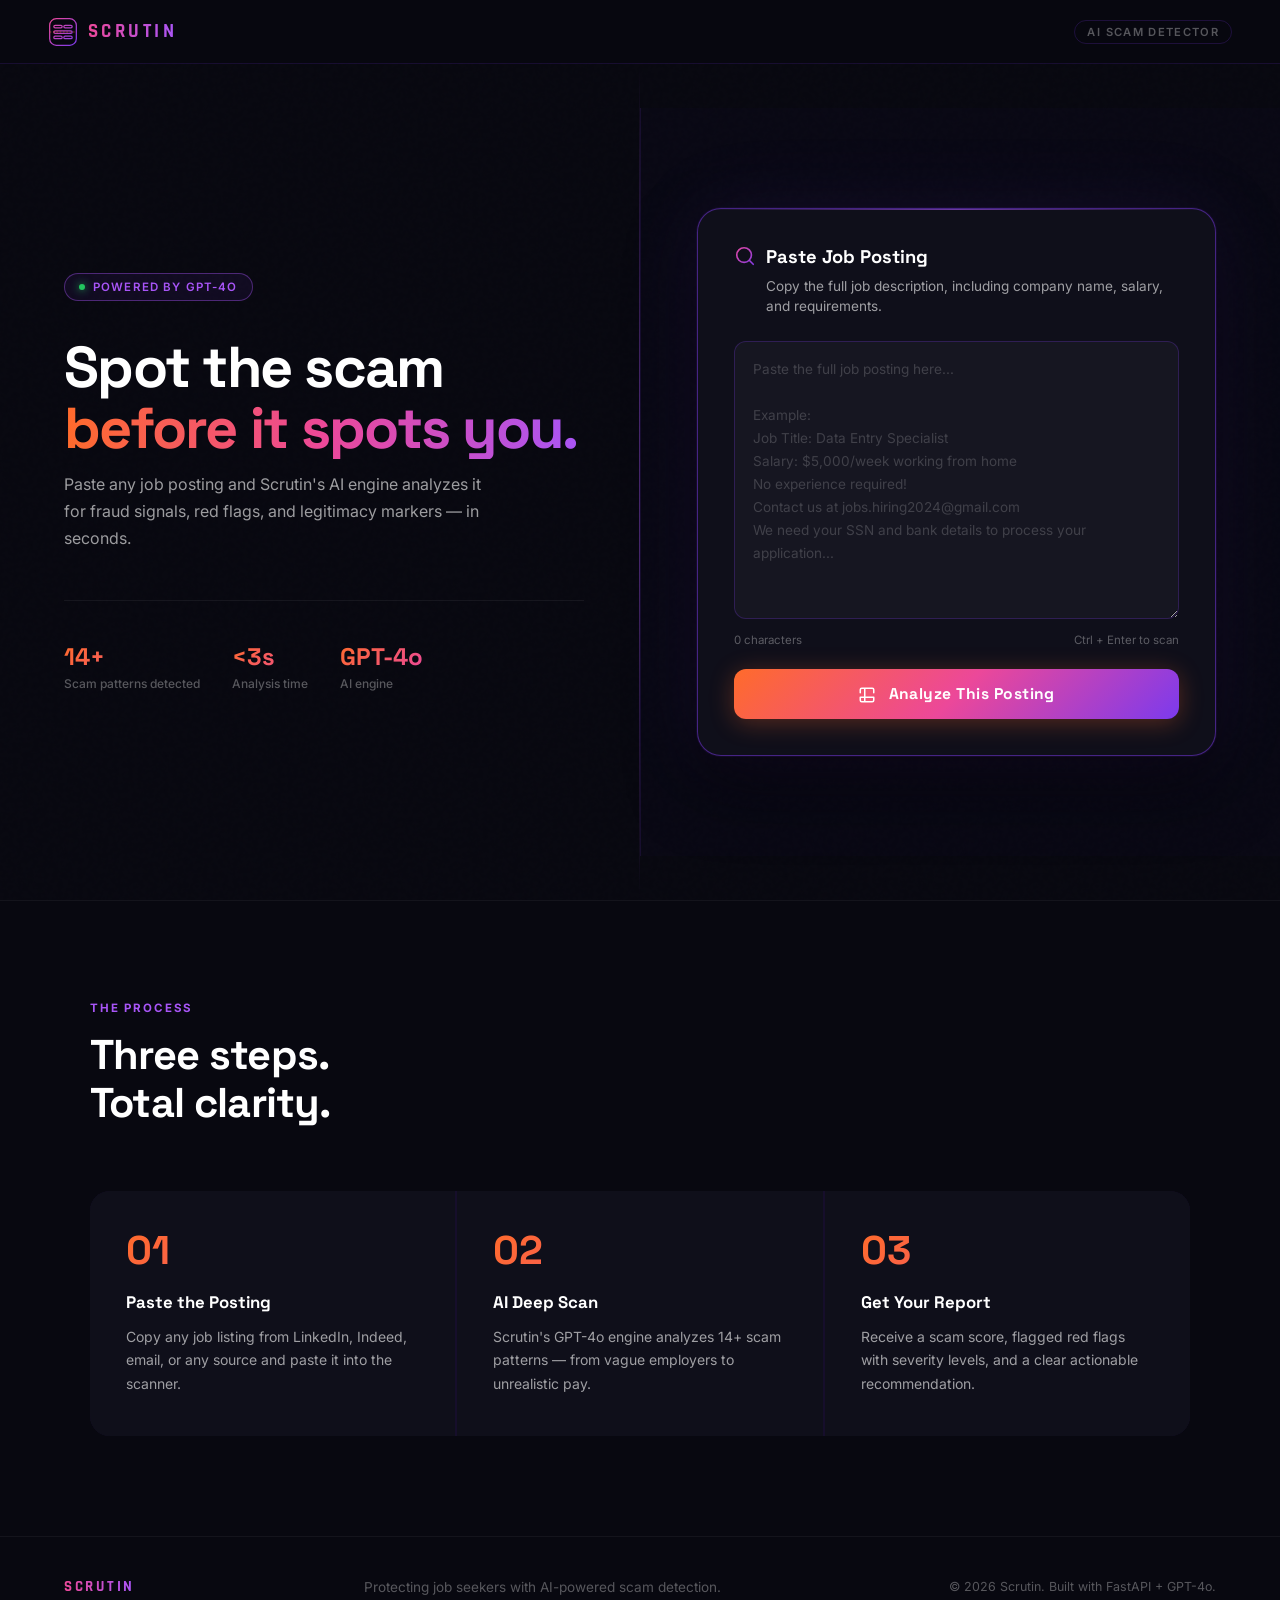
<file: index.html>
<!DOCTYPE html>
<html lang="en">
<head>
  <meta charset="UTF-8" />
  <meta name="viewport" content="width=device-width, initial-scale=1.0" />
  <title>Scrutin — Spot the Scam Before It Spots You</title>
  <meta name="description" content="Scrutin uses GPT-4o to analyze job postings for scam signals, red flags, and legitimacy markers in seconds." />
  <link rel="stylesheet" href="styles.css" />
  <link rel="preconnect" href="https://fonts.googleapis.com" />
  <link rel="preconnect" href="https://fonts.gstatic.com" crossorigin />
  <link href="https://fonts.googleapis.com/css2?family=Space+Grotesk:wght@400;500;600;700&family=Inter:wght@300;400;500;600&family=Rajdhani:wght@600;700&display=swap" rel="stylesheet" />
</head>
<body>

  <!-- Nav -->
  <nav class="nav">
    <div class="nav-logo">
      <svg viewBox="0 0 36 36" fill="none" xmlns="http://www.w3.org/2000/svg" class="logo-icon" aria-label="Scrutin logo">
        <rect x="2" y="2" width="32" height="32" rx="8" stroke="url(#lg)" stroke-width="1.5"/>
        <rect x="7" y="10" width="10" height="3" rx="1.5" stroke="url(#lg)" stroke-width="1.5"/>
        <rect x="19" y="10" width="10" height="3" rx="1.5" stroke="url(#lg)" stroke-width="1.5"/>
        <rect x="7" y="16.5" width="22" height="3" rx="1.5" stroke="url(#lg)" stroke-width="1.5"/>
        <rect x="7" y="23" width="10" height="3" rx="1.5" stroke="url(#lg)" stroke-width="1.5"/>
        <rect x="19" y="23" width="10" height="3" rx="1.5" stroke="url(#lg)" stroke-width="1.5"/>
        <line x1="2" y1="18" x2="34" y2="18" stroke="#FF6B2B" stroke-width="1" stroke-dasharray="2 2" opacity="0.6"/>
        <defs>
          <linearGradient id="lg" x1="2" y1="2" x2="34" y2="34" gradientUnits="userSpaceOnUse">
            <stop offset="0%" stop-color="#EC4899"/>
            <stop offset="100%" stop-color="#7C3AED"/>
          </linearGradient>
        </defs>
      </svg>
      <span class="logo-text">SCRUTIN</span>
    </div>
    <div class="nav-tag">AI Scam Detector</div>
  </nav>

  <!-- Hero — split layout -->
  <section class="hero">

    <!-- Left panel: headline -->
    <div class="hero-left">
      <div class="hero-badge">
        <span class="badge-dot"></span>
        Powered by GPT-4o
      </div>

      <h1 class="hero-title">
        Spot the scam
        <span class="hero-title-accent">before it spots you.</span>
      </h1>

      <p class="hero-sub">
        Paste any job posting and Scrutin's AI engine analyzes it for fraud signals,
        red flags, and legitimacy markers — in seconds.
      </p>

      <div class="hero-stats">
        <div class="stat">
          <span class="stat-num">14+</span>
          <span class="stat-label">Scam patterns detected</span>
        </div>
        <div class="stat">
          <span class="stat-num">&lt;3s</span>
          <span class="stat-label">Analysis time</span>
        </div>
        <div class="stat">
          <span class="stat-num">GPT-4o</span>
          <span class="stat-label">AI engine</span>
        </div>
      </div>
    </div>

    <!-- Right panel: scanner card -->
    <div class="hero-right">
      <div class="scanner-card">
        <div class="scanner-header">
          <div class="scanner-title-row">
            <svg class="scan-icon" viewBox="0 0 24 24" fill="none" stroke-width="1.8" stroke-linecap="round" stroke-linejoin="round">
              <defs>
                <linearGradient id="iconGrad" x1="0" y1="0" x2="24" y2="24" gradientUnits="userSpaceOnUse">
                  <stop offset="0%" stop-color="#EC4899"/>
                  <stop offset="100%" stop-color="#7C3AED"/>
                </linearGradient>
              </defs>
              <circle cx="11" cy="11" r="8" stroke="url(#iconGrad)"/>
              <line x1="21" y1="21" x2="16.65" y2="16.65" stroke="url(#iconGrad)"/>
            </svg>
            <h2 class="scanner-title">Paste Job Posting</h2>
          </div>
          <p class="scanner-sub">Copy the full job description, including company name, salary, and requirements.</p>
        </div>

        <textarea
          id="postingInput"
          class="posting-input"
          placeholder="Paste the full job posting here...

Example:
Job Title: Data Entry Specialist
Salary: $5,000/week working from home
No experience required!
Contact us at jobs.hiring2024@gmail.com
We need your SSN and bank details to process your application..."
          rows="10"
        ></textarea>

        <div class="input-footer">
          <span class="char-count" id="charCount">0 characters</span>
          <span class="hint">Ctrl + Enter to scan</span>
        </div>

        <button class="analyze-btn" id="analyzeBtn" onclick="analyzePosting()">
          <span id="btnText">
            <svg viewBox="0 0 24 24" fill="none" stroke="currentColor" stroke-width="2" stroke-linecap="round" stroke-linejoin="round" style="width:18px;height:18px;display:inline-block;vertical-align:middle;margin-right:8px;">
              <path d="M9 3H5a2 2 0 0 0-2 2v4m6-6h10a2 2 0 0 1 2 2v4M9 3v18m0 0h10a2 2 0 0 0 2-2v-4M9 21H5a2 2 0 0 1-2-2v-4m0 0h18"/>
            </svg>
            Analyze This Posting
          </span>
          <span id="btnLoading" style="display:none;">
            <span class="spinner"></span> Scanning...
          </span>
        </button>
      </div>
    </div>
  </section>

  <!-- Results -->
  <section class="results-section" id="resultsSection" style="display:none;">
    <div class="results-inner" id="resultsInner">
      <div class="results-header">
        <h2>Analysis Report</h2>
        <div class="results-divider"></div>
      </div>
    </div>
  </section>

  <!-- How it works -->
  <section class="how-section">
    <div class="how-inner">
      <p class="how-label">The Process</p>
      <h2 class="how-title">Three steps.<br/>Total clarity.</h2>
      <div class="how-grid">
        <div class="how-card">
          <div class="how-num">01</div>
          <h3>Paste the Posting</h3>
          <p>Copy any job listing from LinkedIn, Indeed, email, or any source and paste it into the scanner.</p>
        </div>
        <div class="how-card">
          <div class="how-num">02</div>
          <h3>AI Deep Scan</h3>
          <p>Scrutin's GPT-4o engine analyzes 14+ scam patterns — from vague employers to unrealistic pay.</p>
        </div>
        <div class="how-card">
          <div class="how-num">03</div>
          <h3>Get Your Report</h3>
          <p>Receive a scam score, flagged red flags with severity levels, and a clear actionable recommendation.</p>
        </div>
      </div>
    </div>
  </section>

  <!-- Footer -->
  <footer class="footer">
    <span class="logo-text" style="font-size:0.95rem;">SCRUTIN</span>
    <p class="footer-sub">Protecting job seekers with AI-powered scam detection.</p>
    <p class="footer-copy">© 2026 Scrutin. Built with FastAPI + GPT-4o.</p>
  </footer>

  <script src="app.js"></script>
</body>
</html>
</file>
<file: styles.css>
/* ── Reset ───────────────────────────────────────────────────── */
*, *::before, *::after { box-sizing: border-box; margin: 0; padding: 0; }
html { scroll-behavior: smooth; }

/* ── Tokens ──────────────────────────────────────────────────── */
:root {
  --bg:           #080810;
  --bg-card:      #0F0F1A;
  --bg-card2:     #13131F;
  --border:       rgba(124, 58, 237, 0.2);
  --border-hot:   rgba(124, 58, 237, 0.5);
  --purple:       #7C3AED;
  --purple-light: #A855F7;
  --pink:         #EC4899;
  --orange:       #FF6B2B;
  --green:        #22C55E;
  --yellow:       #EAB308;
  --red:          #EF4444;
  --text:         #FFFFFF;
  --text-mid:     rgba(255,255,255,0.6);
  --text-dim:     rgba(255,255,255,0.32);
  --radius:       18px;
  --radius-sm:    12px;
}

body {
  background: var(--bg);
  color: var(--text);
  font-family: 'Inter', sans-serif;
  min-height: 100vh;
  overflow-x: hidden;
}

/* ── Noise texture overlay ───────────────────────────────────── */
body::before {
  content: '';
  position: fixed;
  inset: 0;
  background-image: url("data:image/svg+xml,%3Csvg viewBox='0 0 200 200' xmlns='http://www.w3.org/2000/svg'%3E%3Cfilter id='n'%3E%3CfeTurbulence type='fractalNoise' baseFrequency='0.9' numOctaves='4' stitchTiles='stitch'/%3E%3C/filter%3E%3Crect width='100%25' height='100%25' filter='url(%23n)' opacity='0.03'/%3E%3C/svg%3E");
  pointer-events: none;
  z-index: 0;
  opacity: 0.4;
}

/* ── Nav ─────────────────────────────────────────────────────── */
.nav {
  position: fixed;
  top: 0; left: 0; right: 0;
  z-index: 100;
  padding: 0 48px;
  height: 64px;
  display: flex;
  align-items: center;
  justify-content: space-between;
  background: rgba(8,8,16,0.85);
  backdrop-filter: blur(20px);
  border-bottom: 1px solid rgba(124,58,237,0.15);
}
.nav-logo { display: flex; align-items: center; gap: 10px; }
.logo-icon { width: 30px; height: 30px; }
.logo-text {
  font-family: 'Rajdhani', sans-serif;
  font-weight: 700;
  font-size: 1.2rem;
  letter-spacing: 0.18em;
  background: linear-gradient(90deg, #EC4899, #A855F7);
  -webkit-background-clip: text;
  -webkit-text-fill-color: transparent;
  background-clip: text;
}
.nav-tag {
  font-size: 0.7rem;
  font-weight: 600;
  letter-spacing: 0.12em;
  text-transform: uppercase;
  color: var(--text-dim);
  border: 1px solid var(--border);
  padding: 4px 12px;
  border-radius: 100px;
}

/* ── Hero — Split Layout ─────────────────────────────────────── */
.hero {
  position: relative;
  z-index: 1;
  min-height: 100vh;
  display: grid;
  grid-template-columns: 1fr 1fr;
  align-items: center;
  gap: 0;
  padding-top: 64px;
}

/* Left panel */
.hero-left {
  display: flex;
  flex-direction: column;
  justify-content: center;
  padding: 80px 56px 80px 64px;
  border-right: none;
  position: relative;
  height: 100%;
}

.hero-left::after {
  content: '';
  position: absolute;
  top: 0; bottom: 0; right: 0;
  width: 1px;
  background: linear-gradient(to bottom, transparent, rgba(168,85,247,0.4) 40%, rgba(168,85,247,0.4) 60%, transparent);
}

.hero-badge {
  display: inline-flex;
  align-items: center;
  gap: 8px;
  padding: 6px 14px;
  border-radius: 100px;
  border: 1px solid rgba(168,85,247,0.4);
  background: rgba(124,58,237,0.08);
  font-size: 0.72rem;
  font-weight: 600;
  letter-spacing: 0.1em;
  color: var(--purple-light);
  margin-bottom: 36px;
  text-transform: uppercase;
  width: fit-content;
}
.badge-dot {
  width: 6px; height: 6px;
  border-radius: 50%;
  background: var(--green);
  box-shadow: 0 0 8px var(--green);
  animation: pulse 2s infinite;
}
@keyframes pulse {
  0%, 100% { opacity: 1; transform: scale(1); }
  50% { opacity: 0.5; transform: scale(0.8); }
}

.hero-title {
  font-family: 'Space Grotesk', sans-serif;
  font-size: clamp(2.8rem, 4.5vw, 4rem);
  font-weight: 700;
  line-height: 1.06;
  letter-spacing: -0.03em;
  color: #fff;
  margin-bottom: 12px;
}

.hero-title-accent {
  display: block;
  background: linear-gradient(90deg, #FF6B2B 0%, #EC4899 50%, #A855F7 100%);
  -webkit-background-clip: text;
  -webkit-text-fill-color: transparent;
  background-clip: text;
}

.hero-sub {
  font-size: 1rem;
  color: var(--text-mid);
  line-height: 1.7;
  max-width: 440px;
  margin-bottom: 48px;
  font-weight: 400;
}

.hero-stats {
  display: flex;
  gap: 32px;
  padding-top: 40px;
  border-top: 1px solid rgba(255,255,255,0.06);
}
.stat { display: flex; flex-direction: column; gap: 4px; }
.stat-num {
  font-family: 'Space Grotesk', sans-serif;
  font-size: 1.5rem;
  font-weight: 700;
  background: linear-gradient(135deg, #FF6B2B, #EC4899);
  -webkit-background-clip: text;
  -webkit-text-fill-color: transparent;
  background-clip: text;
}
.stat-label { font-size: 0.75rem; color: var(--text-dim); font-weight: 500; }

/* Right panel — scanner */
.hero-right {
  display: flex;
  align-items: center;
  justify-content: center;
  padding: 100px 64px 100px 56px;
  background: rgba(124,58,237,0.02);
  border-left: 1px solid rgba(124,58,237,0.12);
}

/* ── Scanner Card ────────────────────────────────────────────── */
.scanner-card {
  width: 100%;
  max-width: 520px;
  background: var(--bg-card);
  border: 1px solid var(--border-hot);
  border-radius: 24px;
  padding: 36px;
  box-shadow:
    0 0 0 1px rgba(124,58,237,0.08),
    0 0 80px rgba(124,58,237,0.1),
    0 32px 64px rgba(0,0,0,0.5);
  position: relative;
  overflow: hidden;
}

.scanner-card::before {
  content: '';
  position: absolute;
  top: 0; left: 0; right: 0;
  height: 1px;
  background: linear-gradient(90deg, transparent, rgba(168,85,247,0.6), transparent);
}

.scanner-header { margin-bottom: 24px; }
.scanner-title-row {
  display: flex;
  align-items: center;
  gap: 10px;
  margin-bottom: 8px;
}
.scan-icon { width: 22px; height: 22px; flex-shrink: 0; }
.scanner-title {
  font-family: 'Space Grotesk', sans-serif;
  font-size: 1.15rem;
  font-weight: 700;
  color: #fff;
}
.scanner-sub { font-size: 0.85rem; color: var(--text-mid); padding-left: 32px; line-height: 1.5; }

.posting-input {
  width: 100%;
  min-height: 200px;
  background: rgba(255,255,255,0.03);
  border: 1.5px solid rgba(124,58,237,0.25);
  border-radius: var(--radius-sm);
  color: #fff;
  font-family: 'Inter', sans-serif;
  font-size: 0.9rem;
  line-height: 1.7;
  padding: 16px 18px;
  resize: vertical;
  transition: border-color 0.2s, box-shadow 0.2s, background 0.2s;
  outline: none;
}
.posting-input::placeholder { color: rgba(255,255,255,0.18); font-size: 0.85rem; }
.posting-input:focus {
  border-color: var(--purple-light);
  background: rgba(255,255,255,0.04);
  box-shadow: 0 0 0 3px rgba(168,85,247,0.1);
}

.input-footer {
  display: flex;
  justify-content: space-between;
  align-items: center;
  margin: 10px 0 22px;
}
.char-count { font-size: 0.72rem; color: var(--text-dim); }
.hint { font-size: 0.72rem; color: var(--text-dim); }

.analyze-btn {
  width: 100%;
  padding: 15px 24px;
  background: linear-gradient(135deg, #FF6B2B 0%, #EC4899 50%, #7C3AED 100%);
  border: none;
  border-radius: var(--radius-sm);
  color: #fff;
  font-family: 'Space Grotesk', sans-serif;
  font-size: 0.975rem;
  font-weight: 700;
  letter-spacing: 0.03em;
  cursor: pointer;
  transition: opacity 0.2s, transform 0.15s, box-shadow 0.2s;
  box-shadow: 0 4px 24px rgba(255,107,43,0.3);
  position: relative;
  overflow: hidden;
}
.analyze-btn::after {
  content: '';
  position: absolute;
  inset: 0;
  background: linear-gradient(135deg, rgba(255,255,255,0.1), transparent);
  opacity: 0;
  transition: opacity 0.2s;
}
.analyze-btn:hover:not(:disabled)::after { opacity: 1; }
.analyze-btn:hover:not(:disabled) { transform: translateY(-1px); box-shadow: 0 8px 32px rgba(255,107,43,0.4); }
.analyze-btn:active:not(:disabled) { transform: scale(0.99); }
.analyze-btn:disabled { opacity: 0.45; cursor: not-allowed; }

.spinner {
  display: inline-block;
  width: 15px; height: 15px;
  border: 2px solid rgba(255,255,255,0.3);
  border-top-color: #fff;
  border-radius: 50%;
  animation: spin 0.7s linear infinite;
  vertical-align: middle;
  margin-right: 8px;
}
@keyframes spin { to { transform: rotate(360deg); } }

/* ── Results ─────────────────────────────────────────────────── */
.results-section {
  position: relative;
  z-index: 1;
  display: flex;
  justify-content: center;
  padding: 0 64px 80px;
}
.results-inner { width: 100%; max-width: 860px; }

.results-header {
  text-align: center;
  padding: 60px 0 40px;
}
.results-header h2 {
  font-family: 'Space Grotesk', sans-serif;
  font-size: 1.1rem;
  font-weight: 600;
  color: var(--text-mid);
  letter-spacing: 0.08em;
  text-transform: uppercase;
  margin-bottom: 8px;
}
.results-divider {
  width: 60px;
  height: 2px;
  background: linear-gradient(90deg, #FF6B2B, #7C3AED);
  margin: 0 auto;
  border-radius: 2px;
}

/* Score card */
.score-card {
  border-radius: 24px;
  padding: 36px 40px;
  margin-bottom: 16px;
  border: 1px solid;
  position: relative;
  overflow: hidden;
}
.score-card.scam       { border-color: rgba(239,68,68,0.4);  background: rgba(239,68,68,0.05); }
.score-card.suspicious { border-color: rgba(234,179,8,0.4);  background: rgba(234,179,8,0.05); }
.score-card.caution    { border-color: rgba(255,107,43,0.4); background: rgba(255,107,43,0.05); }
.score-card.legit      { border-color: rgba(34,197,94,0.4);  background: rgba(34,197,94,0.05); }

.score-top {
  display: flex;
  align-items: center;
  justify-content: space-between;
  gap: 24px;
  flex-wrap: wrap;
}
.verdict-badge {
  display: inline-flex;
  align-items: center;
  gap: 8px;
  padding: 5px 14px;
  border-radius: 100px;
  font-family: 'Space Grotesk', sans-serif;
  font-size: 0.75rem;
  font-weight: 700;
  letter-spacing: 0.1em;
  text-transform: uppercase;
  margin-bottom: 14px;
}
.verdict-badge.scam       { background: rgba(239,68,68,0.12);  color: #FCA5A5; border: 1px solid rgba(239,68,68,0.3); }
.verdict-badge.suspicious { background: rgba(234,179,8,0.12);  color: #FDE68A; border: 1px solid rgba(234,179,8,0.3); }
.verdict-badge.caution    { background: rgba(255,107,43,0.12); color: #FDBA74; border: 1px solid rgba(255,107,43,0.3); }
.verdict-badge.legit      { background: rgba(34,197,94,0.12);  color: #86EFAC; border: 1px solid rgba(34,197,94,0.3); }

.verdict-summary { font-size: 1rem; color: #fff; font-weight: 500; line-height: 1.5; }

.score-circle {
  width: 96px; height: 96px;
  border-radius: 50%;
  display: flex;
  flex-direction: column;
  align-items: center;
  justify-content: center;
  border: 2.5px solid;
  flex-shrink: 0;
}
.score-circle.scam       { border-color: #EF4444; box-shadow: 0 0 28px rgba(239,68,68,0.35); }
.score-circle.suspicious { border-color: #EAB308; box-shadow: 0 0 28px rgba(234,179,8,0.35); }
.score-circle.caution    { border-color: #FF6B2B; box-shadow: 0 0 28px rgba(255,107,43,0.35); }
.score-circle.legit      { border-color: #22C55E; box-shadow: 0 0 28px rgba(34,197,94,0.35); }
.score-num { font-family: 'Space Grotesk', sans-serif; font-size: 1.9rem; font-weight: 700; line-height: 1; }
.score-circle.scam .score-num       { color: #EF4444; }
.score-circle.suspicious .score-num { color: #EAB308; }
.score-circle.caution .score-num    { color: #FF6B2B; }
.score-circle.legit .score-num      { color: #22C55E; }
.score-sub { font-size: 0.6rem; color: var(--text-dim); font-weight: 600; text-transform: uppercase; letter-spacing: 0.08em; margin-top: 2px; }

/* Result sections */
.result-section {
  background: var(--bg-card);
  border: 1px solid rgba(255,255,255,0.06);
  border-radius: var(--radius);
  padding: 28px 32px;
  margin-bottom: 14px;
  transition: border-color 0.2s;
}
.result-section:hover { border-color: rgba(124,58,237,0.25); }

.result-section-title {
  font-family: 'Space Grotesk', sans-serif;
  font-size: 0.75rem;
  font-weight: 700;
  text-transform: uppercase;
  letter-spacing: 0.14em;
  margin-bottom: 20px;
  display: flex;
  align-items: center;
  gap: 8px;
}
.result-section-title.red    { color: #FCA5A5; }
.result-section-title.green  { color: #86EFAC; }
.result-section-title.blue   { color: #93C5FD; }
.result-section-title.orange { color: #FDBA74; }

.flag-item {
  display: flex;
  gap: 14px;
  padding: 14px 0;
  border-bottom: 1px solid rgba(255,255,255,0.04);
}
.flag-item:last-child { border-bottom: none; padding-bottom: 0; }
.flag-severity {
  flex-shrink: 0;
  padding: 3px 10px;
  border-radius: 100px;
  font-size: 0.62rem;
  font-weight: 700;
  letter-spacing: 0.1em;
  text-transform: uppercase;
  height: fit-content;
  margin-top: 2px;
}
.flag-severity.high   { background: rgba(239,68,68,0.12);  color: #FCA5A5; border: 1px solid rgba(239,68,68,0.25); }
.flag-severity.medium { background: rgba(234,179,8,0.12);  color: #FDE68A; border: 1px solid rgba(234,179,8,0.25); }
.flag-severity.low    { background: rgba(255,107,43,0.1);  color: #FDBA74; border: 1px solid rgba(255,107,43,0.2); }
.flag-name { font-weight: 600; color: #fff; font-size: 0.9rem; margin-bottom: 4px; }
.flag-explanation { font-size: 0.84rem; color: var(--text-mid); line-height: 1.6; }

.signal-item {
  display: flex;
  gap: 12px;
  padding: 12px 0;
  border-bottom: 1px solid rgba(255,255,255,0.04);
}
.signal-item:last-child { border-bottom: none; padding-bottom: 0; }
.signal-dot { color: #22C55E; font-size: 0.9rem; flex-shrink: 0; margin-top: 2px; }
.signal-name { font-weight: 600; color: #fff; font-size: 0.9rem; margin-bottom: 3px; }
.signal-explanation { font-size: 0.84rem; color: var(--text-mid); line-height: 1.55; }

.recommendation-text { font-size: 0.95rem; color: var(--text-mid); line-height: 1.75; }

.missing-list { display: flex; flex-wrap: wrap; gap: 8px; }
.missing-tag {
  padding: 5px 14px;
  border-radius: 100px;
  background: rgba(124,58,237,0.08);
  border: 1px solid rgba(124,58,237,0.2);
  color: var(--purple-light);
  font-size: 0.78rem;
  font-weight: 500;
}

/* ── How it works ────────────────────────────────────────────── */
.how-section {
  position: relative;
  z-index: 1;
  padding: 100px 64px;
  border-top: 1px solid rgba(255,255,255,0.05);
}
.how-inner { max-width: 1100px; margin: 0 auto; }
.how-label {
  font-size: 0.72rem;
  font-weight: 700;
  letter-spacing: 0.16em;
  text-transform: uppercase;
  color: var(--purple-light);
  margin-bottom: 16px;
}
.how-title {
  font-family: 'Space Grotesk', sans-serif;
  font-size: clamp(1.8rem, 3.5vw, 2.6rem);
  font-weight: 700;
  color: #fff;
  margin-bottom: 64px;
  max-width: 480px;
  line-height: 1.15;
  letter-spacing: -0.02em;
}
.how-grid {
  display: grid;
  grid-template-columns: repeat(3, 1fr);
  gap: 2px;
  background: rgba(124,58,237,0.12);
  border-radius: 20px;
  overflow: hidden;
}
.how-card {
  background: var(--bg-card);
  padding: 40px 36px;
  transition: background 0.2s;
}
.how-card:hover { background: var(--bg-card2); }
.how-num {
  font-family: 'Space Grotesk', sans-serif;
  font-size: 2.5rem;
  font-weight: 700;
  background: linear-gradient(135deg, #FF6B2B, #EC4899);
  -webkit-background-clip: text;
  -webkit-text-fill-color: transparent;
  background-clip: text;
  margin-bottom: 20px;
  line-height: 1;
}
.how-card h3 {
  font-family: 'Space Grotesk', sans-serif;
  font-size: 1.05rem;
  font-weight: 700;
  color: #fff;
  margin-bottom: 12px;
}
.how-card p { font-size: 0.875rem; color: var(--text-mid); line-height: 1.7; }

/* ── Footer ──────────────────────────────────────────────────── */
.footer {
  position: relative;
  z-index: 1;
  border-top: 1px solid rgba(255,255,255,0.05);
  padding: 40px 64px;
  display: flex;
  align-items: center;
  justify-content: space-between;
}
.footer-sub  { font-size: 0.85rem; color: var(--text-dim); }
.footer-copy { font-size: 0.78rem; color: var(--text-dim); }

/* ── Responsive ──────────────────────────────────────────────── */
@media (max-width: 900px) {
  .hero { grid-template-columns: 1fr; min-height: auto; }
  .hero-left { padding: 80px 32px 48px; border-right: none; }
  .hero-left::after { display: none; }
  .hero-right { padding: 32px 32px 64px; }
  .how-section { padding: 80px 32px; }
  .how-grid { grid-template-columns: 1fr; }
  .footer { flex-direction: column; gap: 8px; text-align: center; padding: 32px; }
  .results-section { padding: 0 24px 60px; }
  .score-top { flex-direction: column; }
  .result-section { padding: 22px 20px; }
}
@media (max-width: 600px) {
  .nav { padding: 0 20px; }
  .hero-left { padding: 72px 24px 40px; }
  .hero-right { padding: 24px 24px 56px; }
  .hero-stats { gap: 24px; }
  .scanner-card { padding: 24px 20px; }
}
</file>
